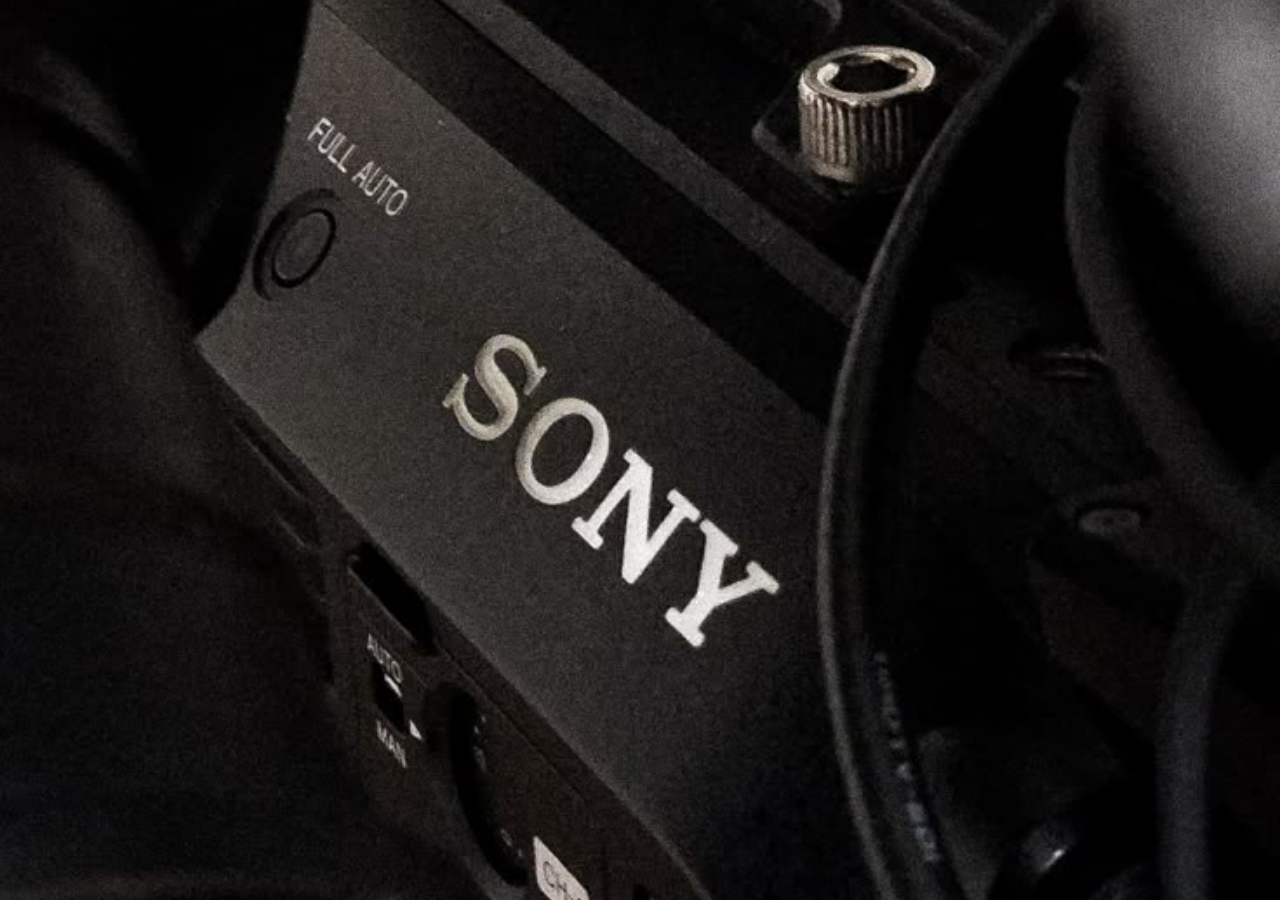
<file: index.html>
<!DOCTYPE html>

<html lang="id">

<head>
    <meta charset="UTF-8">
    <meta name="viewport" content="width=device-width, initial-scale=1.0">
    <title>Rfii Photography</title>
    <link rel="stylesheet" href="style.css">
</head>
<body>
    <header>
        <h1>Selamat datang di Rfii Photography</h1>
        <nav>
            <ul>
                <li><a href="index.html">Beranda</a></li>
                <li><a href="harga.html">Harga</a></li>
                <li><a href="portofolio.html">Portofolio</a></li>
                <li><a href="contact.html">Contact</a></li>
            </ul>
        </nav>
    </header>
    <main>
        <section>
            <h2>Selamat datang di Rfii Photography!</h2>
            <p>Kami menyediakan berbagai layanan fotografi, mulai dari wedding, prewedding, engagement, hingga wisuda. 
            Hubungi kami untuk informasi lebih lanjut atau lihat harga di halaman harga.</p>
        </section>
    </main>
    <footer>
      
      
      
      
            <p>&copy; 2025 Rfii Photography</p>
    </footer>
</body>
</html>
</file>
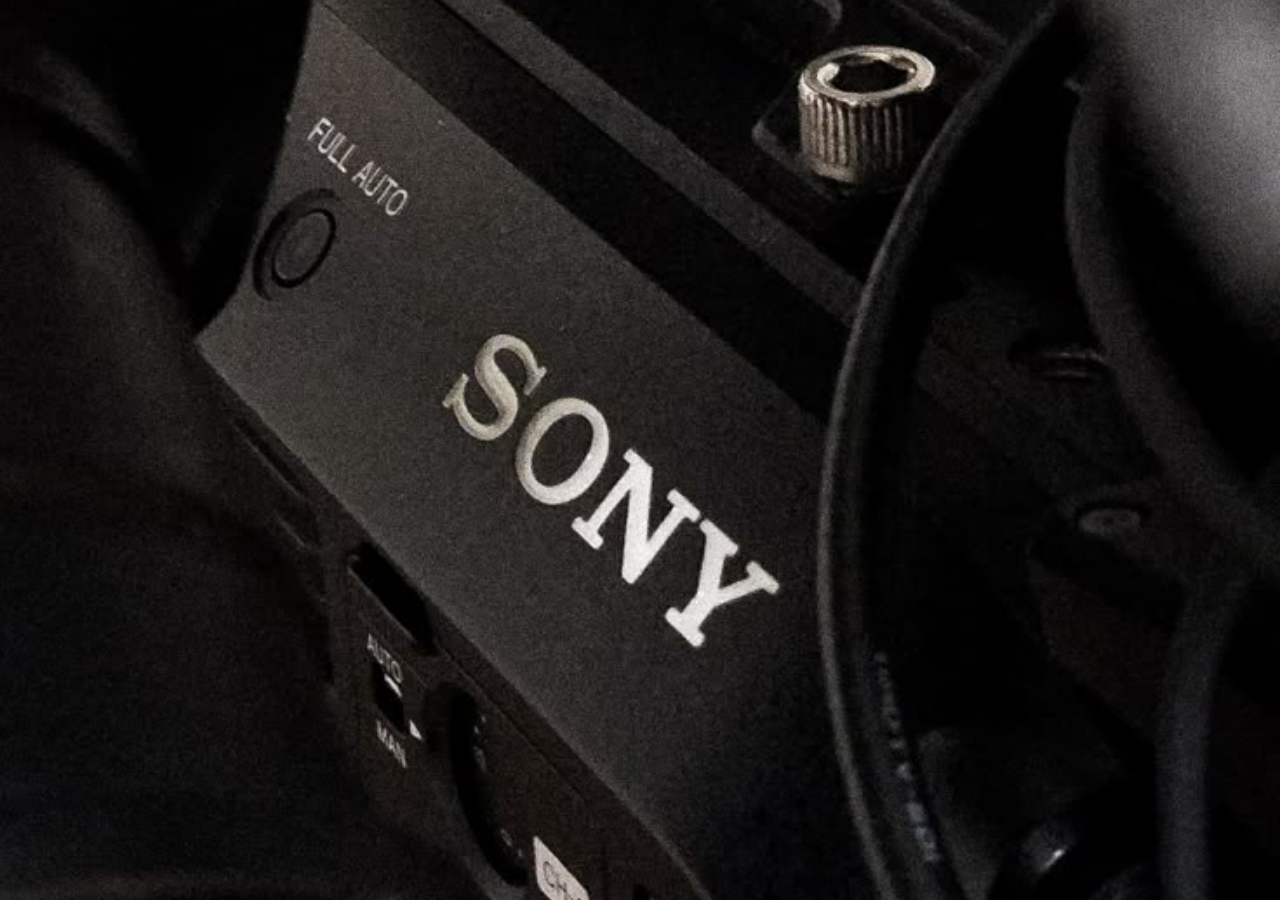
<file: contact.html>
<!DOCTYPE html>
<html lang="id">
<head>
    <meta charset="UTF-8">
    <meta name="viewport" content="width=device-width, initial-scale=1.0">
    <title>Contact - Rfii Photography</title>
    <link rel="stylesheet" href="style.css">
</head>
<body>
    <header>
        <h1>Hubungi Kami</h1>
        <nav>
            <a href="index.html">Beranda</a>
            <a href="harga.html">Harga</a>
            <a href="portofolio.html">Portofolio</a>
            <a href="contact.html">Kontak</a>
        </nav>
    </header>

    <section class="contact">
        <h2>Contact Person</h2>
        <p>instagram: <a href="instagram:@rfiiphotography.com">@rfixzm_</a></p>
        <p>Whatsapp: 0857-4979-7318</p>
    </section>
</body>
</html>
</file>
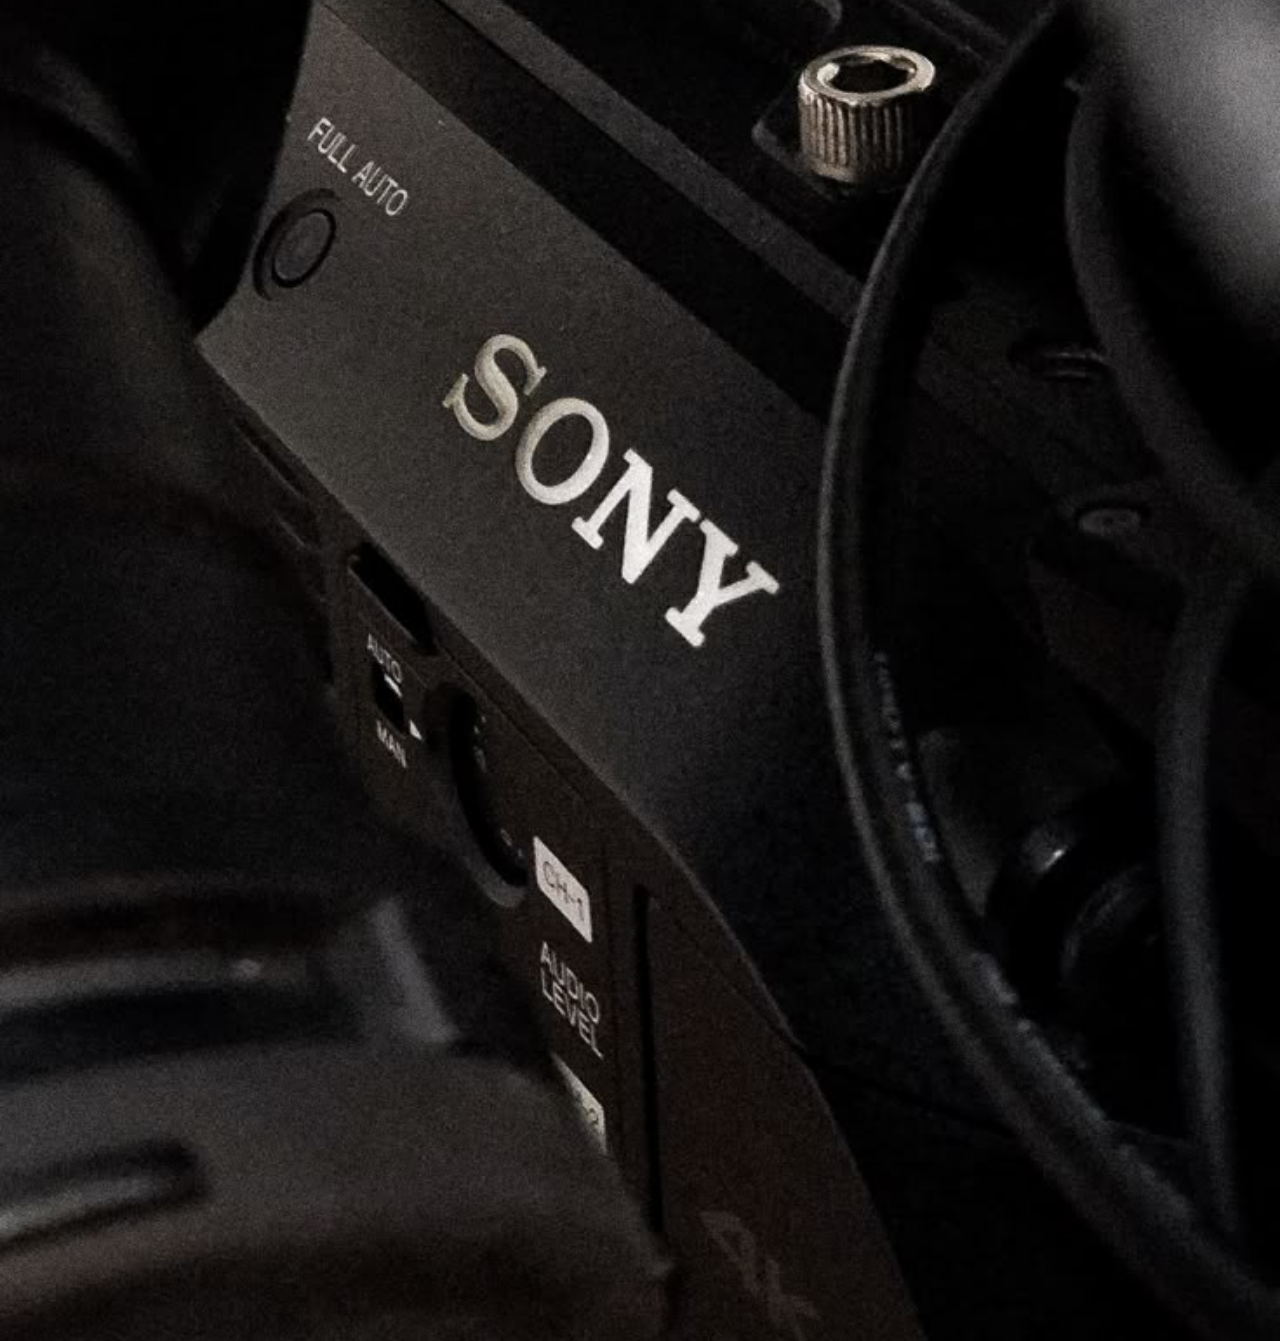
<file: engagement.html>
<!DOCTYPE html>

<html lang="id">

<head>
    <meta charset="UTF-8">
    <meta name="viewport" content="width=device-width, initial-scale=1.0">
    <title>Harga Engagement / Lamaran | Rfii Photography</title>
    <link rel="stylesheet" href="style.css">
</head>
<body>
    <header>
        <h1>Harga Engagement / Lamaran - Rfii Photography</h1>
        <nav>
            <ul>
                <li><a href="index.html">Beranda</a></li>
                <li><a href="harga.html">Harga</a></li>
                <li><a href="portofolio.html">Portofolio</a></li>
                <li><a href="contact.html">Kontak</a></li>
            </ul>
        </nav>
    </header>
    
    <main>
        <section class="harga-wedding">
            <h2>Engagement / Lamaran Photoshoot</h2>

            <div class="paket">
                <h3>Silver Package</h3>
                <p><strong>Harga:</strong> Rp. 350.000</p>
                <p><strong>Durasi:</strong> Maksimal 3 jam kerja</p>
                <ul>
                    <li>Unlimited foto</li>
                    <li>All file photo send Google Drive</li>
                    <li>Free transport</li>
                    <li>Free edit all photo</li>
                </ul>
            </div>

            <div class="paket">
                <h3>Gold Package</h3>
                <p><strong>Harga:</strong> Rp. 500.000</p>
                <p><strong>Durasi:</strong> Maksimal 4 jam kerja</p>
                <ul>
                    <li>Unlimited foto</li>
                    <li>All file photo send Google Drive</li>
                    <li>Free edit all photo</li>
                    <li>Free cetak foto 1 ( ukuran 12RS )</li>
                    <li>Free pigora ( ukuran 12RS )</li>
                    <li>Free transport</li>
                </ul>
            </div>

            <div 
                </ul>
            </div>
        </section>
    </main>

    <footer>
        <p>&copy; 2025 Rfii Photography</p>
    </footer>
</body>
</html>
</file>
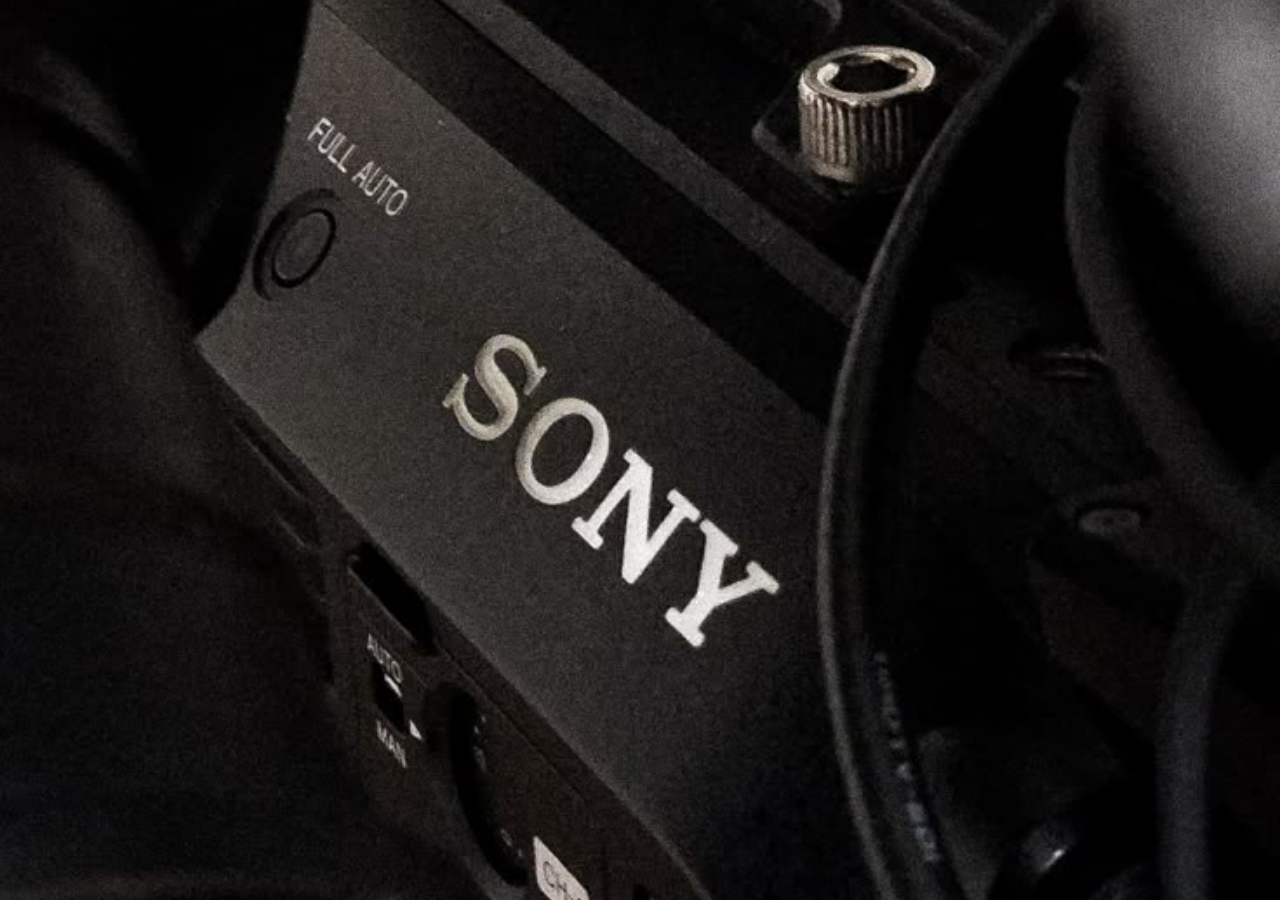
<file: harga.html>
<!DOCTYPE html>
<html lang="id">
<head>
    <meta charset="UTF-8">
    <meta name="viewport" content="width=device-width, initial-scale=1.0">
    <title>Harga | Rfii Photography</title>
    <link rel="stylesheet" href="style.css">
</head>
<body>
    <header>
        <h1>Harga Layanan Rfii Photography</h1>
        <nav>
            <ul>
                <div class="menu-container">
    <a href="index.html">Beranda</a>
    <a href="harga.html">Harga</a>
    <a href="portofolio.html">Portofolio</a>
    <a href="Contact.html">Contact</a>
</div>

            </ul>
        </nav>
    </header>
    <main>
        <section>
            <h2>Pilih Layanan yang Anda Inginkan</h2>
      
    <div class="service-container">
    <a href="wedding.html">Wedding</a>
    <a href="prewedding.html">Prewedding</a>
    <a href="engagement.html">Engagement</a>
    <a href="wisuda.html">Wisuda</a>
</div>

</section>

        </section>
    </main>
    <footer>
        <p>&copy; 2025 Rfii Photography</p>
    </footer>
</body>
</html>
</file>
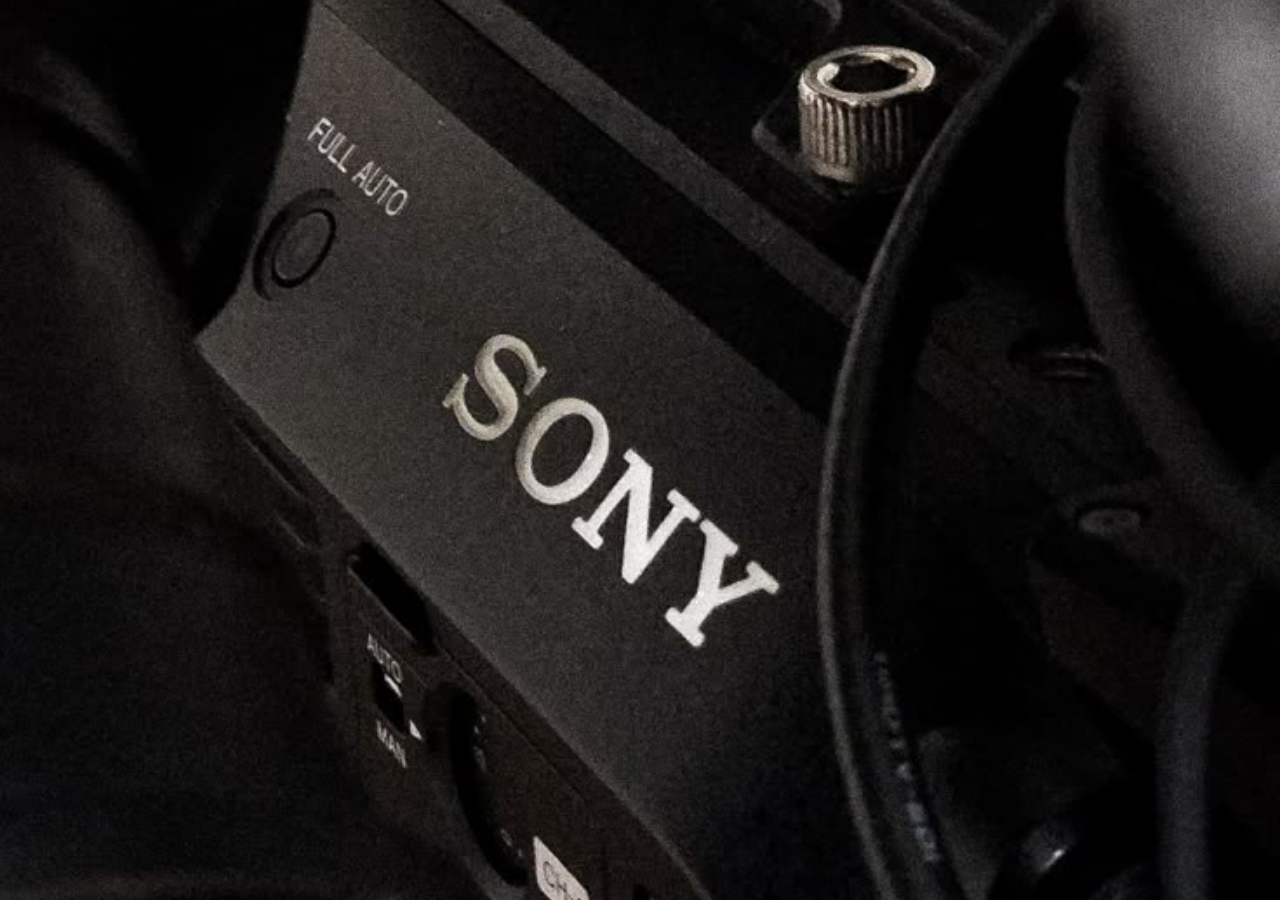
<file: portofolio.html>
<!DOCTYPE html>
<html lang="id">

<head>
    <meta charset="UTF-8">
    <meta name="viewport" content="width=device-width, initial-scale=1.0">
    <title>Portofolio - Rfii Photography</title>
    <link rel="stylesheet" href="style.css">
</head>

<body>

    <header>
        <h1>Portofolio Kami</h1>
        <nav>
            <ul>
                <li><a href="index.html">Beranda</a></li>
                <li><a href="harga.html">Harga</a></li>
                <li><a href="portofolio.html">Portofolio</a></li>
                <li><a href="contact.html">Contact</a></li>
            </ul>
        </nav>
    </header>

    <main>
        <section class="portofolio-container">
            <h2>Hasil Karya Kami</h2>
            <div class="gallery">
                <img src="foto1.jpg" alt="Foto 1">
                <img src="foto2.jpg" alt="Foto 2">
                <img src="foto3.jpg" alt="Foto 3">
                <img src="foto4.jpg" alt="Foto 4">
                <img src="foto5.jpg" alt="Foto 5">
            </div>
        </section>
    </main>

    <footer>
        <p>&copy; 2025 Rfii Photography</p>
    </footer>

</body>

</html>
</file>
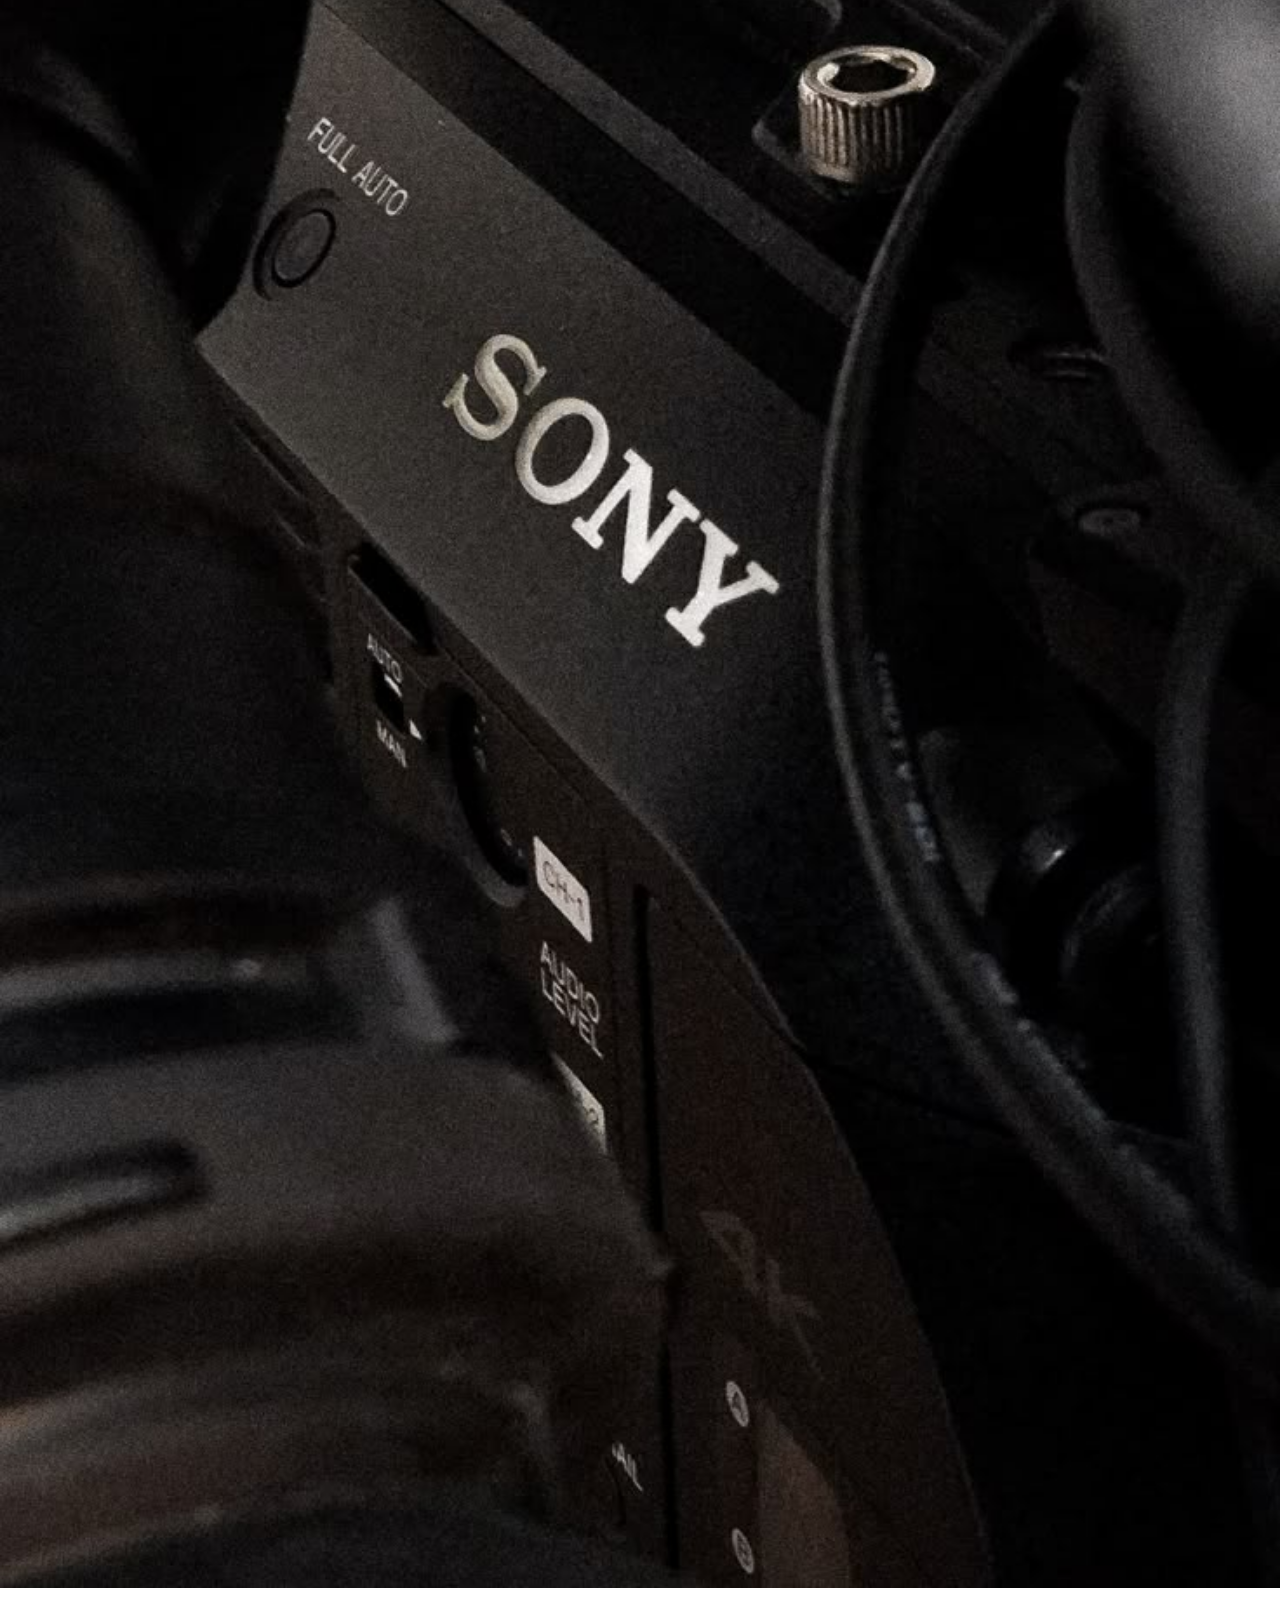
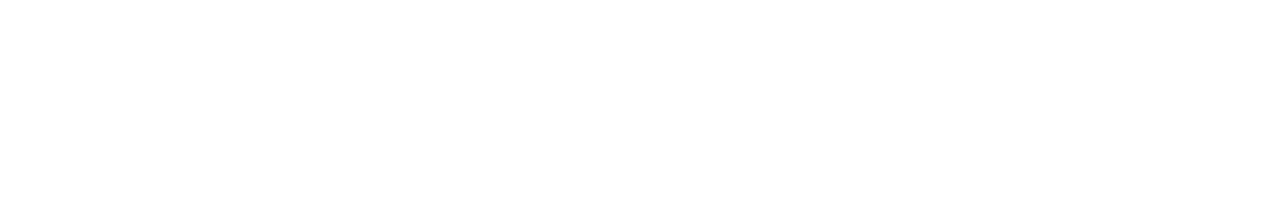
<file: prewedding.html>
<!DOCTYPE html>
<html lang="id">
<head>
    <meta charset="UTF-8">
    <meta name="viewport" content="width=device-width, initial-scale=1.0">
    <title>Harga Wedding | Rfii Photography</title>
    <link rel="stylesheet" href="style.css">
</head>
<body>
    <header>
        <h1>Harga Prewedding - Rfii Photography</h1>
        <nav>
            <ul>
                <li><a href="index.html">Beranda</a></li>
                <li><a href="harga.html">Harga</a></li>
                <li><a href="portofolio.html">Portofolio</a></li>
                <li><a href="contact.html">Kontak</a></li>
            </ul>
        </nav>
    </header>
    
    <main>
        <section class="harga-prewedding">
            <h2>Prewedding Photoshoot 
            ( Outdoor/Indoor )</h2>

            <div class="paket">
                <h3>Silver Package</h3>
                <p><strong>Harga:</strong> Rp. 300.000</p>
                <p><strong>Durasi:</strong> Maksimal 40 Menit</p>
                <ul>
                    <li>Unlimited foto</li>
                    <li>All file photo send Google Drive</li>
                    <li>Free transport</li>
                    <li>Free edit all photo</li>
                    <li>Request Tempat</li>
                </ul>
            </div>

            <div class="paket">
                <h3>Gold Package</h3>
                <p><strong>Harga:</strong> Rp. 380.000</p>
                <p><strong>Durasi:</strong> Maksimal 1 jam </p>
                <ul>
                    <li>Unlimited foto</li>
                    <li>All file photo send Google Drive</li>
                    <li>Free edit all photo</li>
                    <li>Free cetak foto 1 ( ukuran 12RS )</li>
                    <li>Free pigora ( ukuran 12RS )</li>
                    <li>Free transport</li>
                    <li>Request tempat</li>
                </ul>
            </div>

            <div class="paket">
                <h3>Platinum Package</h3>
                <p><strong>Harga:</strong> Rp. 410.000</p>
                <p><strong>Durasi:</strong> Maksimal 1,5 jam</p>
                <ul>
                    <li>Unlimited foto</li>
                    <li>All file photo send Google Drive</li>
                    <li>Free edit all foto</li>
                    <li>Request tempat</li>
                    <li>Free cetak 1 foto (ukuran 12RS)</li>
                    <li>Free pigora (ukuran 12RS)</li>
                    <li>Free transport</li>
                </ul>
            </div>
        </section>
    </main>

    <footer>
        <p>&copy; 2025 Rfii Photography</p>
    </footer>
</body>
</html>
</file>
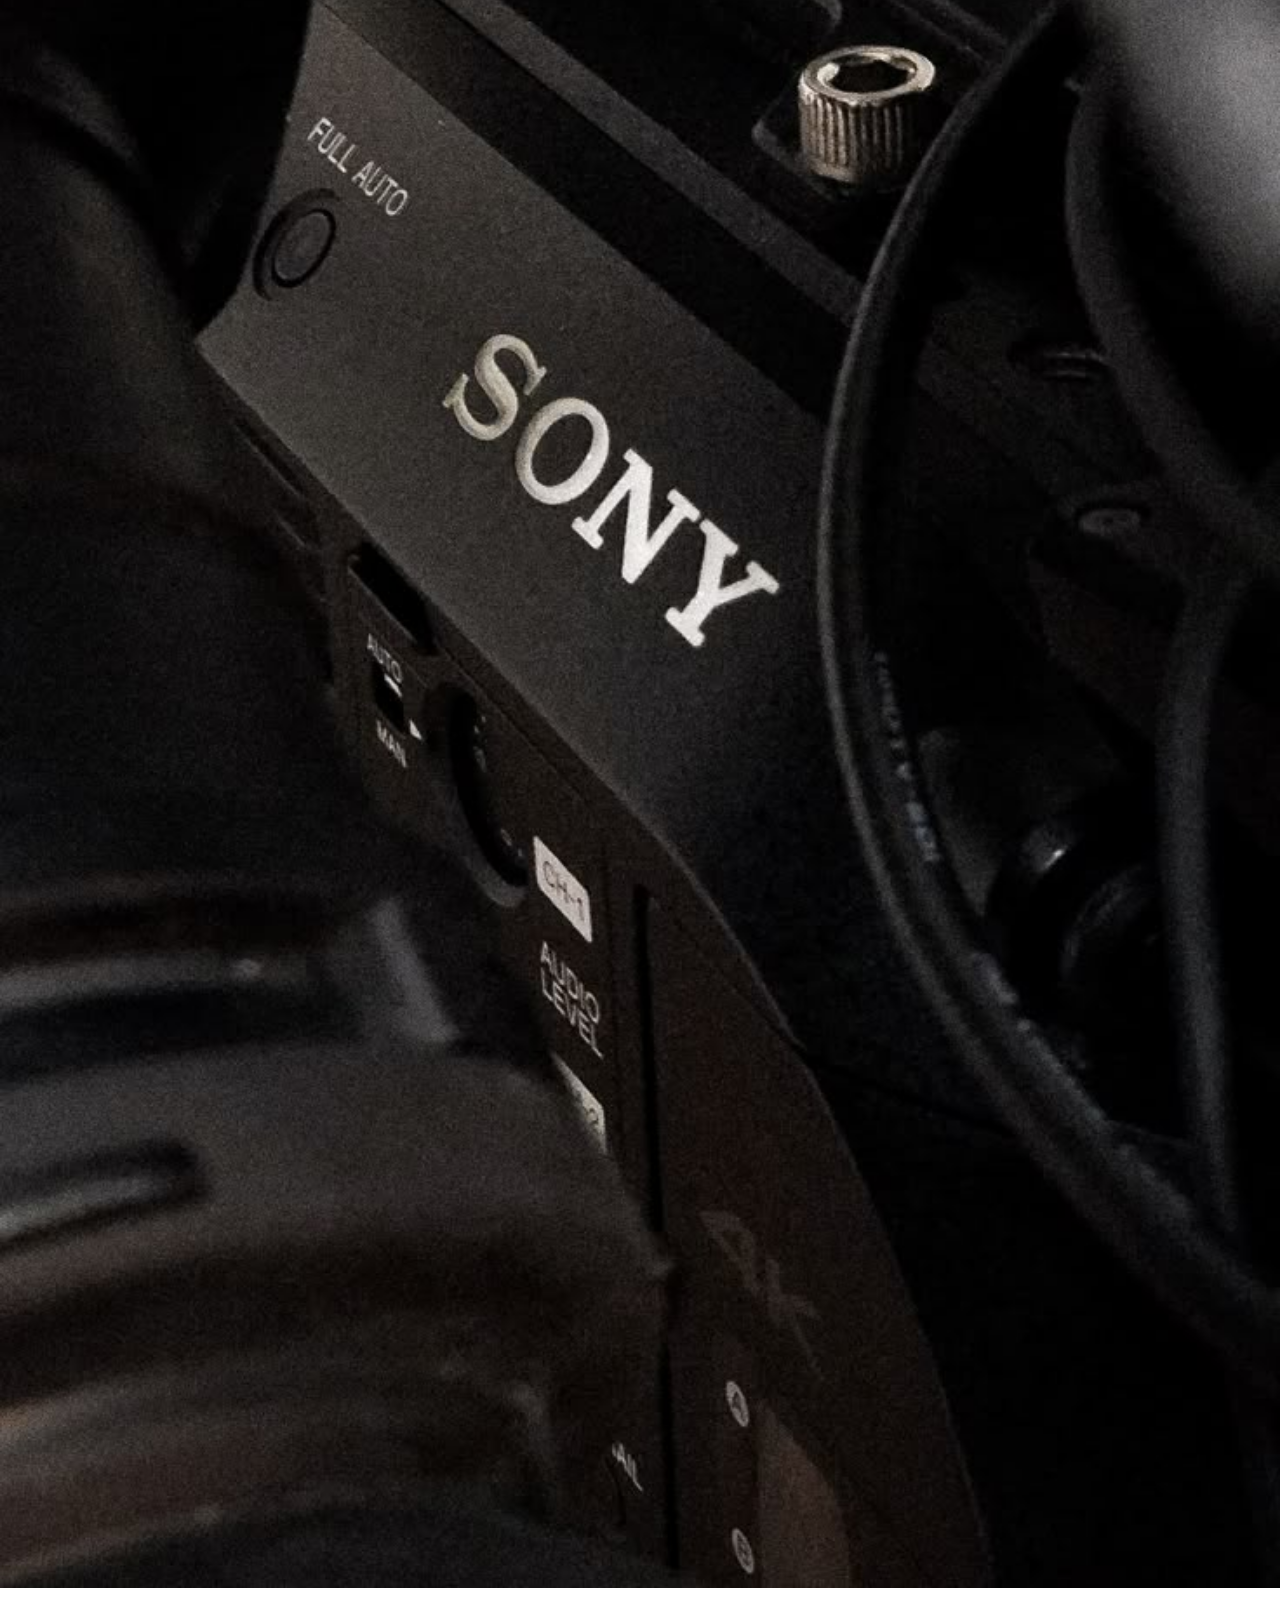
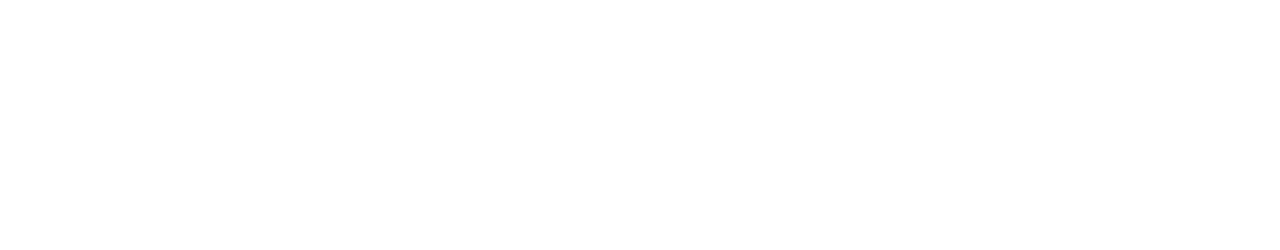
<file: wedding.html>
<!DOCTYPE html>
<html lang="id">
<head>
    <meta charset="UTF-8">
    <meta name="viewport" content="width=device-width, initial-scale=1.0">
    <title>Harga Wedding | Rfii Photography</title>
    <link rel="stylesheet" href="style.css">
</head>
<body>
    <header>
        <h1>Harga Wedding - Rfii Photography</h1>
        <nav>
            <ul>
                <li><a href="index.html">Beranda</a></li>
                <li><a href="harga.html">Harga</a></li>
                <li><a href="portofolio.html">Portofolio</a></li>
                <li><a href="contact.html">Kontak</a></li>
            </ul>
        </nav>
    </header>
    
    <main>
        <section class="harga-wedding">
            <h2> Wedding Photoshoot</h2>

            <div class="paket">
                <h3>Silver Package</h3>
                <p><strong>Harga:</strong> Rp. 400.000</p>
                <p><strong>Durasi:</strong> Maksimal 4 jam kerja</p>
                <ul>
                    <li>Unlimited foto</li>
                    <li>All file photo send Google Drive</li>
                    <li>Free transport</li>
                    <li>Free edit all photo</li>
                </ul>
            </div>

            <div class="paket">
                <h3>Gold Package</h3>
                <p><strong>Harga:</strong> Rp. 600.000</p>
                <p><strong>Durasi:</strong> Maksimal 6 jam kerja</p>
                <ul>
                    <li>Unlimited foto</li>
                    <li>All file photo send Google Drive</li>
                    <li>Free edit all photo</li>
                    <li>Free cetak foto 1 ukuran 12RS</li>
                    <li>Free pigora ( ukuran 12RS )</li>
                    <li>Free transport</li>
                </ul>
            </div>

            <div class="paket">
                <h3>Platinum Package</h3>
                <p><strong>Harga:</strong> Rp. 800.000</p>
                <p><strong>Durasi:</strong> Maksimal 8 jam kerja</p>
                <ul>
                    <li>Unlimited foto</li>
                    <li>All file photo send Google Drive</li>
                    <li>Free edit all foto</li>
                    <li>Free cetak 40 foto (ukuran 4R)</li>
                    <li>Free cetak 1 foto (ukuran 12RS)</li>
                    <li>Free pigora (ukuran 12RS)</li>
                    <li>Free transport</li>
                </ul>
            </div>
        </section>
    </main>

    <footer>
        <p>&copy; 2025 Rfii Photography</p>
    </footer>
</body>
</html>
</file>
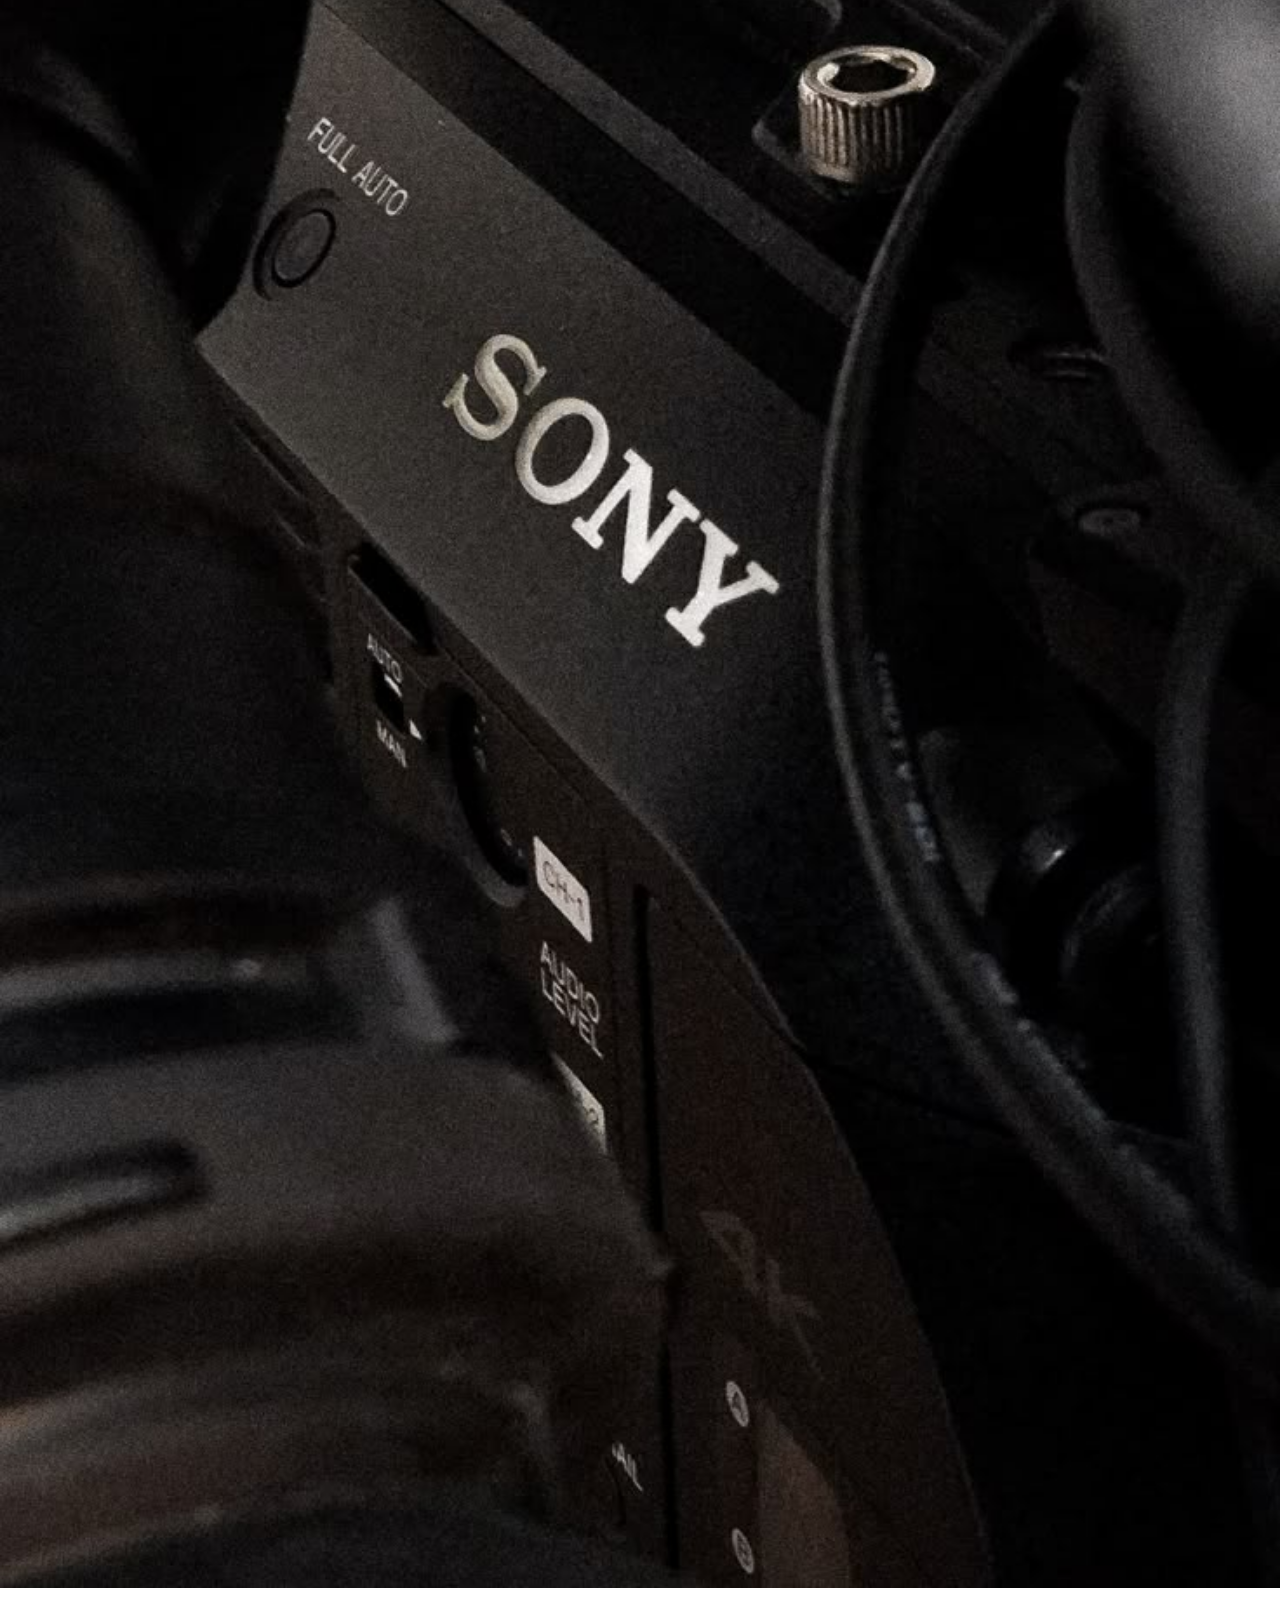
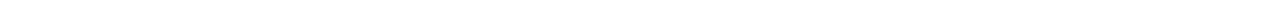
<file: wisuda.html>
<!DOCTYPE html>

<html lang="id">

<head>
    <meta charset="UTF-8">
    <meta name="viewport" content="width=device-width, initial-scale=1.0">
    <title>Harga Graduation / Wisuda | Rfii Photography</title>
    <link rel="stylesheet" href="style.css">
</head>
<body>
    <header>
        <h1>Harga Graduation / Wisuda - Rfii Photography</h1>
        <nav>
            <ul>
                <li><a href="index.html">Beranda</a></li>
                <li><a href="harga.html">Harga</a></li>
                <li><a href="portofolio.html">Portofolio</a></li>
                <li><a href="contact.html">Kontak</a></li>
            </ul>
        </nav>
    </header>
    
    <main>
        <section class="harga-graduation">
            <h2>Graduation / Wisuda Photoshoot</h2>

            <div class="paket">
                <h3>Silver Package</h3>
                <p><strong>Harga:</strong> Rp. 250.000</p>
                <p><strong>Durasi:</strong> Maksimal 1 jam</p>
                <ul>
                    <li>Unlimited foto</li>
                    <li>All file photo send Google Drive</li>
                    <li>Foto sendiri atau grub ( Teman / Keluarga ) bebas include semua</li>
                    <li>Free transport</li>
                    <li>Free edit all photo</li>
                </ul>
            </div>

            <div class="paket">
                <h3>Gold Package</h3>
                <p><strong>Harga:</strong> Rp. 300.000</p>
                <p><strong>Durasi:</strong> Maksimal 1,30 jam</p>
                <ul>
                    <li>Unlimited foto</li>
                    <li>All file photo send Google Drive</li>
                    <li>Free edit all photo</li>
                    <li>Foto sendiri atau grub ( Teman / Keluarga ) bebas include semua</li>
                    <li>Free transport</li>
                </ul>
            </div>

            <div class="paket">
                <h3>Platinum Package</h3>
                <p><strong>Harga:</strong> Rp. 3600.000</p>
                <p><strong>Durasi:</strong> Maksimal 2 jam</p>
                <ul>
                    <li>Unlimited foto</li>
                    <li>All file photo send Google Drive</li>
                    <li>Free edit all foto</li>
                    <li>Foto sendiri atau grub ( Teman / Keluarga ) bebas include semua</li>
                    <li>Free transport</li>
                </ul>
            </div>
        </section>
    </main>

    <footer>
        <p>&copy; 2025 Rfii Photography</p>
    </footer>
</body>
</html>
</file>
<file: style.css>
/* Import Font Modern */
@import url('https://fonts.googleapis.com/css2?family=Poppins:wght@300;400;600&display=swap');

* {
    margin: 0;
    padding: 0;
    box-sizing: border-box;
    font-family: 'Poppins', sans-serif;
}

body {
    background: url('SONY FS7.jpg') no-repeat center center fixed;
    background-size: cover;
    color: #ffffff;
    text-align: center;
    opacity: 0;
    animation: fadeIn 1s ease-in-out forwards;
}

/* Animasi Fade In saat halaman dimuat */
@keyframes fadeIn {
    from {
        opacity: 0;
        transform: translateY(-20px);
    }
    to {
        opacity: 1;
        transform: translateY(0);
    }
}

/* Header & Navbar */
header {
    background: linear-gradient(135deg, #ff, #e59312);
    padding: 20px;
    text-align: center;
    color: white;
    box-shadow: 0px 4px 10px rgba(0, 0, 0, 0.2);
}

header h1 {
    font-size: 26px;
    font-weight: 700;
    text-transform: uppercase;
    letter-spacing: 2px;
}

nav {
    margin-top: 5px;
}

nav a {
    color: white;
    text-decoration: none;
    font-weight: bold;
    padding: 8px 16px;
    margin: 5px;
    border-radius: 20px;
    background: rgba(255, 255, 255, 0.2);
    transition: 0.3s ease-in-out;
    display: inline-block;
}

nav a:hover {
    background: white;
    color: #000000;
}
.menu-container, .service-container {
    position: relative;
    z-index: 10; /* Menempatkan tombol di atas elemen lain */
}

/* Halaman Harga */
.harga-wedding {
    max-width: 800px;
    margin: 40px auto;
    padding: 20px;
    text-align: center;
}

.harga-wedding h2 {
    color: white;
    font-size: 28px;
    margin-bottom: 20px;
}

/* Blok Paket Harga */
.paket {
    background: #fbf8f0;
    padding: 20px;
    margin: 20px 0; /* Menambahkan jarak antar paket */
    border-radius: 12px;
    box-shadow: 0px 4px 10px rgba(0, 0, 0, 0.1);
    text-align: left;
    border-left: 5px solid #3c5665; /* Memberikan garis tepi kiri */
    transition: transform 0.3s ease-in-out;
}

.paket:hover {
    transform: translateY(-5px);
    box-shadow: 0px 6px 12px rgba(0, 0, 0, 0.2);
}

.paket h3 {
    font-size: 22px;
    color: #29343d;
    margin-bottom: 10px;
}

.paket p {
    font-size: 16px;
    margin: 5px 0;
}

.paket ul {
    list-style: none;
    padding: 0;
}

.paket ul li {
    background: linear-gradient(135deg, #9095a1, #5b5d62);
    color: white;
    margin: 8px 0;
    padding: 10px;
    font-size: 14px;
    font-weight: bold;
    border-radius: 5px;
    box-shadow: 0px 3px 8px rgba(0, 0, 0, 0.2);
}

.paket ul li:hover {
    transform: translateX(5px);
    box-shadow: 0px 5px 12px rgba(0, 0, 0, 0.3);
    transition: 0.3s ease-in-out;
}



/* Footer */
/* Pastikan halaman memenuhi seluruh tinggi layar */
html, body {
    height: 100%;
    margin: 0;
    padding: 0;
    display: flex;
    flex-direction: column;
}

/* Membuat konten utama fleksibel agar footer terdorong ke bawah */
main {
    flex: 1;
}

/* Footer tetap di bawah */
footer {
    background: #00;
    color: white;
    text-align: center;
    padding: 14px;
    width: 100%;
    font-size: 14px;
    position: relative;
    bottom: 0;
}
/* Blok untuk Menu Navigasi */
.menu-container {
    display: flex;
    flex-direction: column;
    align-items: center;
    gap: 10px;
    margin-top: 20px;
}

.menu-container a {
    display: block;
    background: rgba(0, 0, 0, 0.7);
    color: white;
    padding: 12px 20px;
    border-radius: 10px;
    text-decoration: none;
    font-weight: bold;
    width: 150px;
    text-align: center;
    transition: background 0.3s;
}

.menu-container a:hover {
    background: rgba(255, 255, 255, 0.5);
    color: white;
}

/* Blok untuk Pilihan Layanan */
.service-container {
    display: flex;
    justify-content: center;
    gap: 15px;
    margin-top: 20px;
}

.service-container a {
    display: block;
    background: rgba(0, 0, 0, 0.7);
    color: white;
    padding: 10px 15px;
    border-radius: 8px;
    text-decoration: none;
    font-weight: bold;
    transition: background 0.3s;
}

.service-container a:hover {
    background: rgba(255, 255, 255, 0.5);
    color: black;
}
.paket p {
    color: black; /* hitam */
    font-weight: bold;
}
/* Portofolio */
.portofolio-container {
    max-width: 1000px;
    margin: 40px auto;
    text-align: center;
    color: white;
}

.gallery {
    display: grid;
    grid-template-columns: repeat(3, 1fr); /* 3 foto per baris */
    gap: 10px;
    justify-items: center;
    max-width: 90%;
    margin: auto;
}

/* Ukuran foto lebih kecil agar rapi di HP */
.gallery img {
    width: 100%;
    max-width: 120px; /* Ukuran lebih kecil */
    height: auto;
    border-radius: 8px;
    box-shadow: 0px 4px 10px rgba(0, 0, 0, 0.3);
    transition: transform 0.3s ease-in-out;
}

/* Hover efek tetap ada */
.gallery img:hover {
    transform: scale(1.05);
    box-shadow: 0px 6px 12px rgba(0, 0, 0, 0.5);
}

/* Foto terakhir ada di tengah sendiri */
.gallery img:last-child {
    grid-column: 2 / span 1;
}

/* Responsif untuk HP */
@media (max-width: 600px) {
    .gallery {
        grid-template-columns: repeat(2, 1fr); /* 2 kolom di HP */
    }
    .gallery img {
        max-width: 200px; /* Ukuran lebih kecil di HP */
    }
}
</file>
